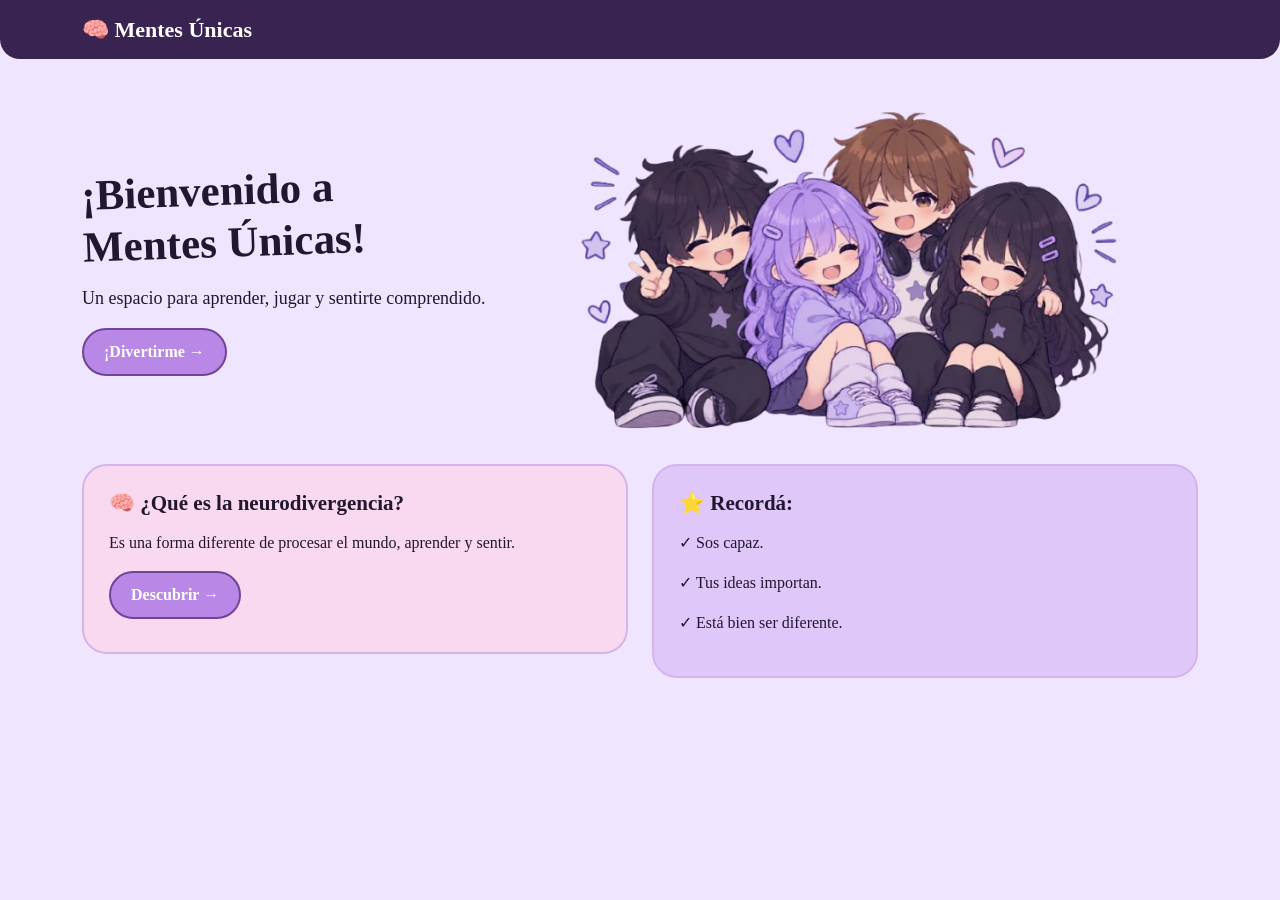
<file: indexPrincipal.html>
<!DOCTYPE html>
<html lang="es">
<head>
    <meta charset="UTF-8">
    <meta name="viewport" content="width=device-width, initial-scale=1.0">
    <title>Mentes Únicas</title>
    <link href="https://cdn.jsdelivr.net/npm/bootstrap@5.3.3/dist/css/bootstrap.min.css" rel="stylesheet">
    <link rel="stylesheet" href="style.css">
</head>
<body>
    <nav class="navbar navbar-expand">
        <div class="container">
            <a class="navbar-brand" href="indexPrincipal.html">🧠 Mentes Únicas</a>
        </div>
    </nav>
    <main class="container pb-5">
        <section class="presentacion">
            <div class="row align-items-center">
                <div class="col-md-5">
                    <h1>¡Bienvenido a<br>Mentes Únicas!</h1>
                    <p>Un espacio para aprender, jugar y sentirte comprendido.</p>
                    <a href="juegos.html" class="btn boton">
                        ¡Divertirme →
                    </a>
                </div>
                <div class="col-md-7">
                    <img src="img/img4.png"
                         class="img-fluid personajes"
                         alt="Personajes">
                </div>
            </div>
        </section>
        <section class="row g-4" id="informacion">
            <div class="col-md-6">
                <div class="caja rosa">
                    <h3>🧠 ¿Qué es la neurodivergencia?</h3>
                    <p>Es una forma diferente de procesar
                        el mundo, aprender y sentir.</p>
                    <a href="informacion.html" class="btn boton">
                        Descubrir →
                    </a>
                </div>
            </div>
            <div class="col-md-6">
                <div class="caja violeta">
                    <h3>⭐ Recordá:</h3>
                    <p>✓ Sos capaz.</p>
                    <p>✓ Tus ideas importan.</p>
                    <p>✓ Está bien ser diferente.</p>
                </div>
            </div>
        </section>
    </main>
</body>
</html>
</file>
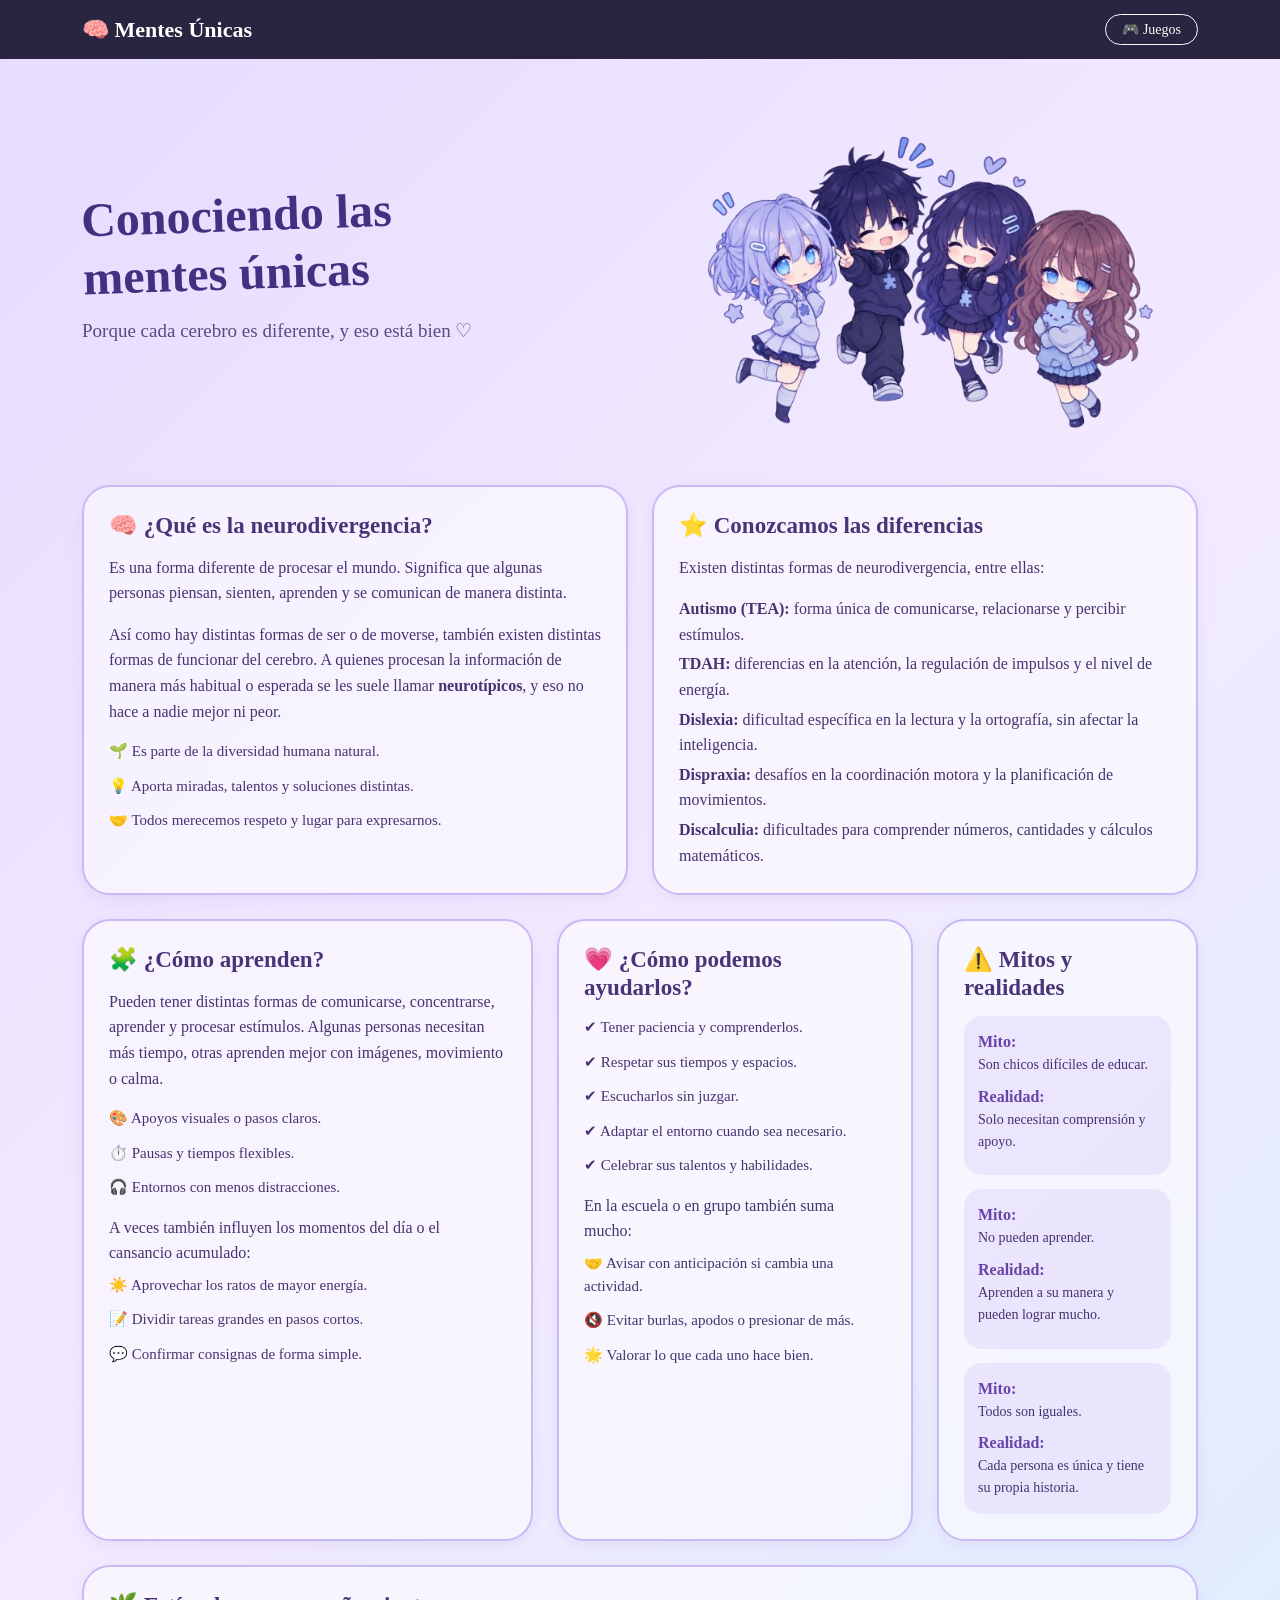
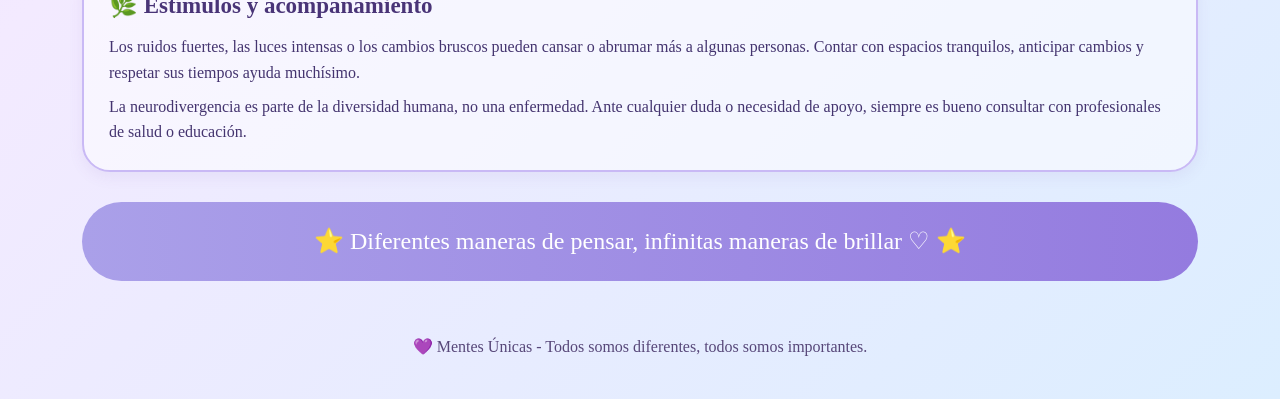
<file: informacion.html>
<!DOCTYPE html>
<html lang="es">
<head>
    <meta charset="UTF-8">
    <meta name="viewport" content="width=device-width, initial-scale=1.0">
    <title>Mentes Únicas | Información</title>
    <link href="https://cdn.jsdelivr.net/npm/bootstrap@5.3.3/dist/css/bootstrap.min.css" rel="stylesheet">
    <link rel="stylesheet" href="style.css">
    <link rel="stylesheet" href="style2.css">
</head>
<body class="pagina-info">

    <nav class="navbar navbar-expand-lg navbar-dark">
    <div class="container d-flex justify-content-between align-items-center">
        <a class="navbar-brand" href="indexPrincipal.html">
            🧠 Mentes Únicas
        </a>
        <div class="d-flex gap-2">
            <a class="btn btn-sm btn-outline-light rounded-pill px-3" href="juegos.html">
                🎮 Juegos
            </a>
        </div>
    </div>
    </nav>

    <header class="container py-5">
        <div class="row align-items-center">

            <div class="col-md-6">
                <h1 class="titulo-principal">
                    Conociendo las
                    <br>mentes únicas
                </h1>

                <p class="subtitulo">
                    Porque cada cerebro es diferente,
                    y eso está bien ♡
                </p>
            </div>

            <div class="col-md-6 text-center">
                <img src="img/img5.png" class="img-fluid imagen-portada" alt="Niños compartiendo juntos">
            </div>

        </div>
    </header>

    <main class="container" id="informacion">

        <section class="row g-4 mb-4">

            <div class="col-md-6">
                <div class="tarjeta-info">
                    <h2>🧠 ¿Qué es la neurodivergencia?</h2>

                    <p>
                        Es una forma diferente de procesar el mundo.
                        Significa que algunas personas piensan, sienten,
                        aprenden y se comunican de manera distinta.
                    </p>
                    <p>
                        Así como hay distintas formas de ser o de moverse,
                        también existen distintas formas de funcionar del cerebro.
                        A quienes procesan la información de manera más habitual o
                        esperada se les suele llamar <strong>neurotípicos</strong>,
                        y eso no hace a nadie mejor ni peor.
                    </p>
                    <ul class="lista-ayuda mt-3 mb-0">
                        <li>🌱 Es parte de la diversidad humana natural.</li>
                        <li>💡 Aporta miradas, talentos y soluciones distintas.</li>
                        <li>🤝 Todos merecemos respeto y lugar para expresarnos.</li>
                    </ul>
                </div>
            </div>

            <div class="col-md-6">
                <div class="tarjeta-info">
                    <h2>⭐ Conozcamos las diferencias</h2>

                    <p>
                        Existen distintas formas de neurodivergencia,
                        entre ellas:
                    </p>

                    <div class="mt-3">
                    <p class="mb-1"><strong>Autismo (TEA):</strong> forma única de comunicarse, relacionarse y percibir estímulos.</p>
                    <p class="mb-1"><strong>TDAH:</strong> diferencias en la atención, la regulación de impulsos y el nivel de energía.</p>
                    <p class="mb-1"><strong>Dislexia:</strong> dificultad específica en la lectura y la ortografía, sin afectar la inteligencia.</p>
                    <p class="mb-1"><strong>Dispraxia:</strong> desafíos en la coordinación motora y la planificación de movimientos.</p>
                    <p class="mb-0"><strong>Discalculia:</strong> dificultades para comprender números, cantidades y cálculos matemáticos.</p>
                </div>
                </div>
            </div>

        </section>

        <section class="row g-4 mb-4">

            <div class="col-md-5">
                <div class="tarjeta-info tarjeta-aprendizaje">
                    <h2>🧩 ¿Cómo aprenden?</h2>
                    <p>
                        Pueden tener distintas formas de comunicarse,
                        concentrarse, aprender y procesar estímulos.
                        Algunas personas necesitan más tiempo,
                        otras aprenden mejor con imágenes,
                        movimiento o calma.
                    </p>
                    <ul class="lista-ayuda mt-3 mb-0">
                        <li>🎨 Apoyos visuales o pasos claros.</li>
                        <li>⏱️ Pausas y tiempos flexibles.</li>
                        <li>🎧 Entornos con menos distracciones.</li>
                    </ul>
                    <p class="mt-3 mb-2">
                        A veces también influyen los momentos del día o el cansancio acumulado:
                    </p>
                    <ul class="lista-ayuda mb-0">
                        <li>☀️ Aprovechar los ratos de mayor energía.</li>
                        <li>📝 Dividir tareas grandes en pasos cortos.</li>
                        <li>💬 Confirmar consignas de forma simple.</li>
                    </ul>
                </div>
            </div>

            <div class="col-md-4">
                <div class="tarjeta-info">
                    <h2>💗 ¿Cómo podemos ayudarlos?</h2>

                    <ul class="lista-ayuda mb-3">
                        <li>✔ Tener paciencia y comprenderlos.</li>
                        <li>✔ Respetar sus tiempos y espacios.</li>
                        <li>✔ Escucharlos sin juzgar.</li>
                        <li>✔ Adaptar el entorno cuando sea necesario.</li>
                        <li>✔ Celebrar sus talentos y habilidades.</li>
                    </ul>
                    <p class="mb-2">
                        En la escuela o en grupo también suma mucho:
                    </p>
                    <ul class="lista-ayuda mb-0">
                        <li>🤝 Avisar con anticipación si cambia una actividad.</li>
                        <li>🔇 Evitar burlas, apodos o presionar de más.</li>
                        <li>🌟 Valorar lo que cada uno hace bien.</li>
                    </ul>
                </div>
            </div>

            <div class="col-md-3">
                <div class="tarjeta-info">
                    <h2>⚠️ Mitos y realidades</h2>

                    <div class="mito">
                        <strong>Mito:</strong>
                        <p>Son chicos difíciles de educar.</p>

                        <strong>Realidad:</strong>
                        <p>Solo necesitan comprensión y apoyo.</p>
                    </div>

                    <div class="mito">
                        <strong>Mito:</strong>
                        <p>No pueden aprender.</p>

                        <strong>Realidad:</strong>
                        <p>Aprenden a su manera y pueden lograr mucho.</p>
                    </div>

                    <div class="mito mb-0">
                        <strong>Mito:</strong>
                        <p>Todos son iguales.</p>
                        <strong>Realidad:</strong>
                        <p class="mb-0">Cada persona es única y tiene su propia historia.</p>
                    </div>
                </div>
            </div>
        </section>

        <section class="tarjeta-info mb-4">
            <h2>🌿 Estímulos y acompañamiento</h2>
            <p class="mb-2">
                Los ruidos fuertes, las luces intensas o los cambios bruscos pueden cansar o abrumar más a algunas personas. Contar con espacios tranquilos, anticipar cambios y respetar sus tiempos ayuda muchísimo.
            </p>
            <p class="mb-0">
                La neurodivergencia es parte de la diversidad humana, no una enfermedad. Ante cualquier duda o necesidad de apoyo, siempre es bueno consultar con profesionales de salud o educación.
            </p>
        </section>

        <section class="mensaje-final text-center">
            <h2>
                ⭐ Diferentes maneras de pensar,
                infinitas maneras de brillar ♡ ⭐
            </h2>
        </section>

    </main>

    <footer class="text-center py-4">
        <p>💜 Mentes Únicas - Todos somos diferentes, todos somos importantes.</p>
    </footer>

</body>
</html>
</file>
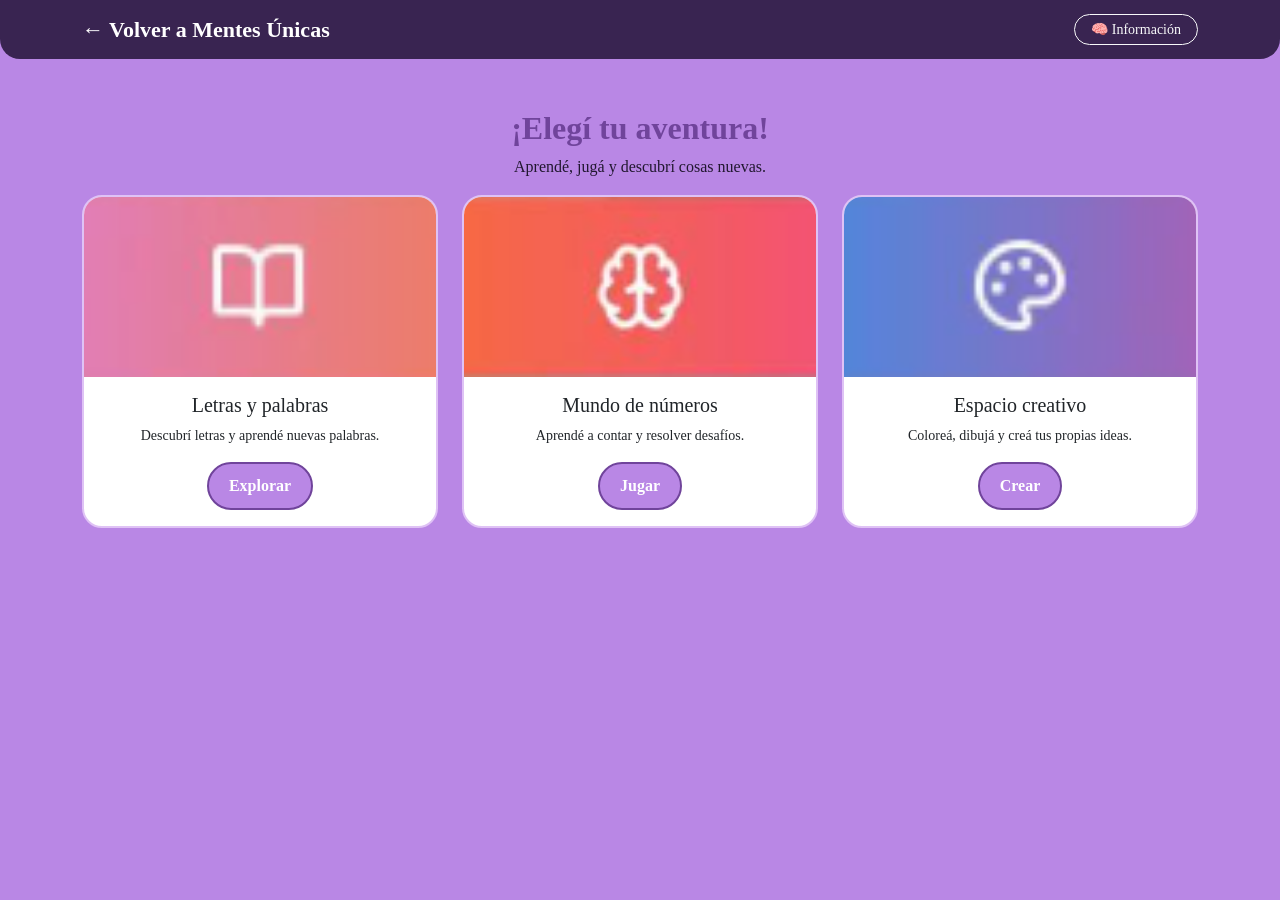
<file: juegos.html>
<!DOCTYPE html>
<html lang="es">
<head>
    <meta charset="UTF-8">
    <meta name="viewport" content="width=device-width, initial-scale=1.0">
    <title>Mentes Únicas | Juegos</title>
    <link href="https://cdn.jsdelivr.net/npm/bootstrap@5.3.3/dist/css/bootstrap.min.css" rel="stylesheet">
    <link rel="stylesheet" href="style.css">
    <link rel="stylesheet" href="style3.css">
</head>
<body>

    <nav class="navbar navbar-expand">
        <div class="container d-flex justify-content-between align-items-center">
            <a class="navbar-brand" href="indexPrincipal.html">← Volver a Mentes Únicas</a>
            <div class="d-flex gap-2">
                <a class="btn btn-sm btn-outline-light rounded-pill px-3" href="informacion.html">
                    🧠 Información
                </a>
            </div>
        </div>
    </nav>

    <section class="container seccion-juegos" id="juegos">
        <h2>¡Elegí tu aventura!</h2>
        <p>Aprendé, jugá y descubrí cosas nuevas.</p>

        <div class="row g-4">

            <div class="col-md-4">
                <div class="card">
                    <img src="img/libro.png" class="card-img-top" alt="Letras y palabras">
                    <div class="card-body">
                        <h5>Letras y palabras</h5>
                        <p>Descubrí letras y aprendé nuevas palabras.</p>
                        <a href="https://arbolabc.com/?utm_source=chatgpt.com" class="btn boton" target="_blank" rel="noopener noreferrer">Explorar</a>
                    </div>
                </div>
            </div>

            <div class="col-md-4">
                <div class="card">
                    <img src="img/cerebro.png" class="card-img-top" alt="Mundo de números">
                    <div class="card-body">
                        <h5>Mundo de números</h5>
                        <p>Aprendé a contar y resolver desafíos.</p>
                        <a href="https://www.mundoprimaria.com/juegos-educativos/juegos-matematicas?utm_source=chatgpt.com" class="btn boton" target="_blank" rel="noopener noreferrer">Jugar</a>
                    </div>
                </div>
            </div>

            <div class="col-md-4">
                <div class="card">
                    <img src="img/colores.png" class="card-img-top" alt="Espacio creativo">
                    <div class="card-body">
                        <h5>Espacio creativo</h5>
                        <p>Coloreá, dibujá y creá tus propias ideas.</p>
                        <a href="https://simplesketchpad.com/es/kids-drawing/?utm_source=chatgpt.com" class="btn boton" target="_blank" rel="noopener noreferrer">Crear</a>
                    </div>
                </div>
            </div>

        </div>
    </section>

</body>
</html>
</file>
<file: style.css>
body {
    background-color: #f0e5ff;
    font-family: 'Comic Sans MS', cursive;
    color: #21172f;
}

.navbar {
    background-color: #392451;
    border-radius: 0 0 20px 20px;
}

.navbar-brand {
    color: #ffffff;
    font-size: 22px;
    font-weight: bold;
}

.boton {
    background-color: #b987e5;
    color: #ffffff;
    border: 2px solid #70449b;
    border-radius: 25px;
    font-weight: bold;
    padding: 10px 20px;
}

.boton:hover {
    background-color: #75459c;
    color: #ffffff;
}

.presentacion {
    padding-top: 45px;
    padding-bottom: 30px;
}

h1 {
    font-size: 43px;
    font-weight: bold;
    transform: rotate(-2deg);
    margin-bottom: 20px;
}

.presentacion p {
    font-size: 18px;
}

.personajes {
    max-height: 330px;
    object-fit: contain;
}

.caja {
    padding: 25px;
    border-radius: 25px;
    min-height: 190px;
    border: 2px solid #d4b4eb;
}

.caja h3 {
    font-size: 21px;
    font-weight: bold;
    margin-bottom: 15px;
}

.rosa {
    background-color: #f9d9ef;
}

.violeta {
    background-color: #dfc7fa;
}

@media (max-width: 768px) {
    h1 {
        font-size: 32px;
    }

    .personajes {
        margin-top: 25px;
    }
}
</file>
<file: style2.css>
body.pagina-info {
    background: linear-gradient(135deg, #e5dcff, #f3eaff, #dceeff);
    color: #44346f;
}

.pagina-info .navbar {
    background-color: #29243f;
    border-radius: 0;
}

.titulo-principal {
    font-size: 48px;
    font-weight: bold;
    color: #443080;
}

.subtitulo {
    font-size: 19px;
    color: #594b80;
    margin-top: 15px;
}

.imagen-portada {
    max-height: 330px;
    object-fit: contain;
}

.tarjeta-info {
    background: rgba(255, 255, 255, 0.55);
    border: 2px solid #c9b9f5;
    border-radius: 28px;
    padding: 25px;
    height: 100%;
    box-shadow: 0 5px 15px rgba(110, 80, 170, 0.08);
    transition: 0.3s;
}

.tarjeta-info:hover {
    transform: translateY(-5px);
}

.tarjeta-info h2 {
    font-size: 23px;
    font-weight: bold;
    color: #493477;
    margin-bottom: 15px;
}

.tarjeta-info p {
    font-size: 16px;
    line-height: 1.6;
}

.etiqueta {
    background: #eee5ff;
    border: 2px solid #cbb9f5;
    border-radius: 30px;
    padding: 9px 15px;
    color: #493477;
    font-weight: bold;
    font-size: 14px;
}

.lista-ayuda {
    padding-left: 0;
    list-style: none;
}

.lista-ayuda li {
    margin-bottom: 12px;
    font-size: 15px;
}

.mito {
    background: rgba(199, 177, 247, 0.25);
    padding: 14px;
    border-radius: 18px;
    margin-bottom: 14px;
}

.mito strong {
    color: #6844a9;
}

.mito p {
    margin-bottom: 8px;
    font-size: 14px;
}

.mensaje-final {
    background: linear-gradient(90deg, #aaa0e9, #947bdf);
    color: #ffffff;
    border-radius: 40px;
    padding: 25px;
    margin: 30px 0;
}

.mensaje-final h2 {
    font-size: 24px;
    margin: 0;
}

.pagina-info footer {
    color: #574779;
}

@media (max-width: 768px) {
    .titulo-principal {
        font-size: 36px;
    }

    .subtitulo {
        font-size: 17px;
    }

    .imagen-portada {
        margin-top: 30px;
        max-height: 250px;
    }

    .tarjeta-info h2 {
        font-size: 20px;
    }

    .mensaje-final h2 {
        font-size: 19px;
    }
}
</file>
<file: style3.css>
body {
    background-color: #b987e5;
}

.seccion-juegos {
    padding-top: 50px;
    padding-bottom: 50px;
    text-align: center;
}

.seccion-juegos h2 {
    color: #70449b;
    font-weight: bold;
    font-size: 32px;
}

.card {
    border: 2px solid #dfc2f5;
    border-radius: 20px;
    overflow: hidden;
    background-color: #ffffff;
    height: 100%;
    transition: 0.3s;
}

.card:hover {
    transform: translateY(-7px);
}

.card img {
    height: 180px;
    object-fit: cover;
}

.card-title {
    color: #70449b;
    font-weight: bold;
}

.card p {
    font-size: 14px;
}
</file>
